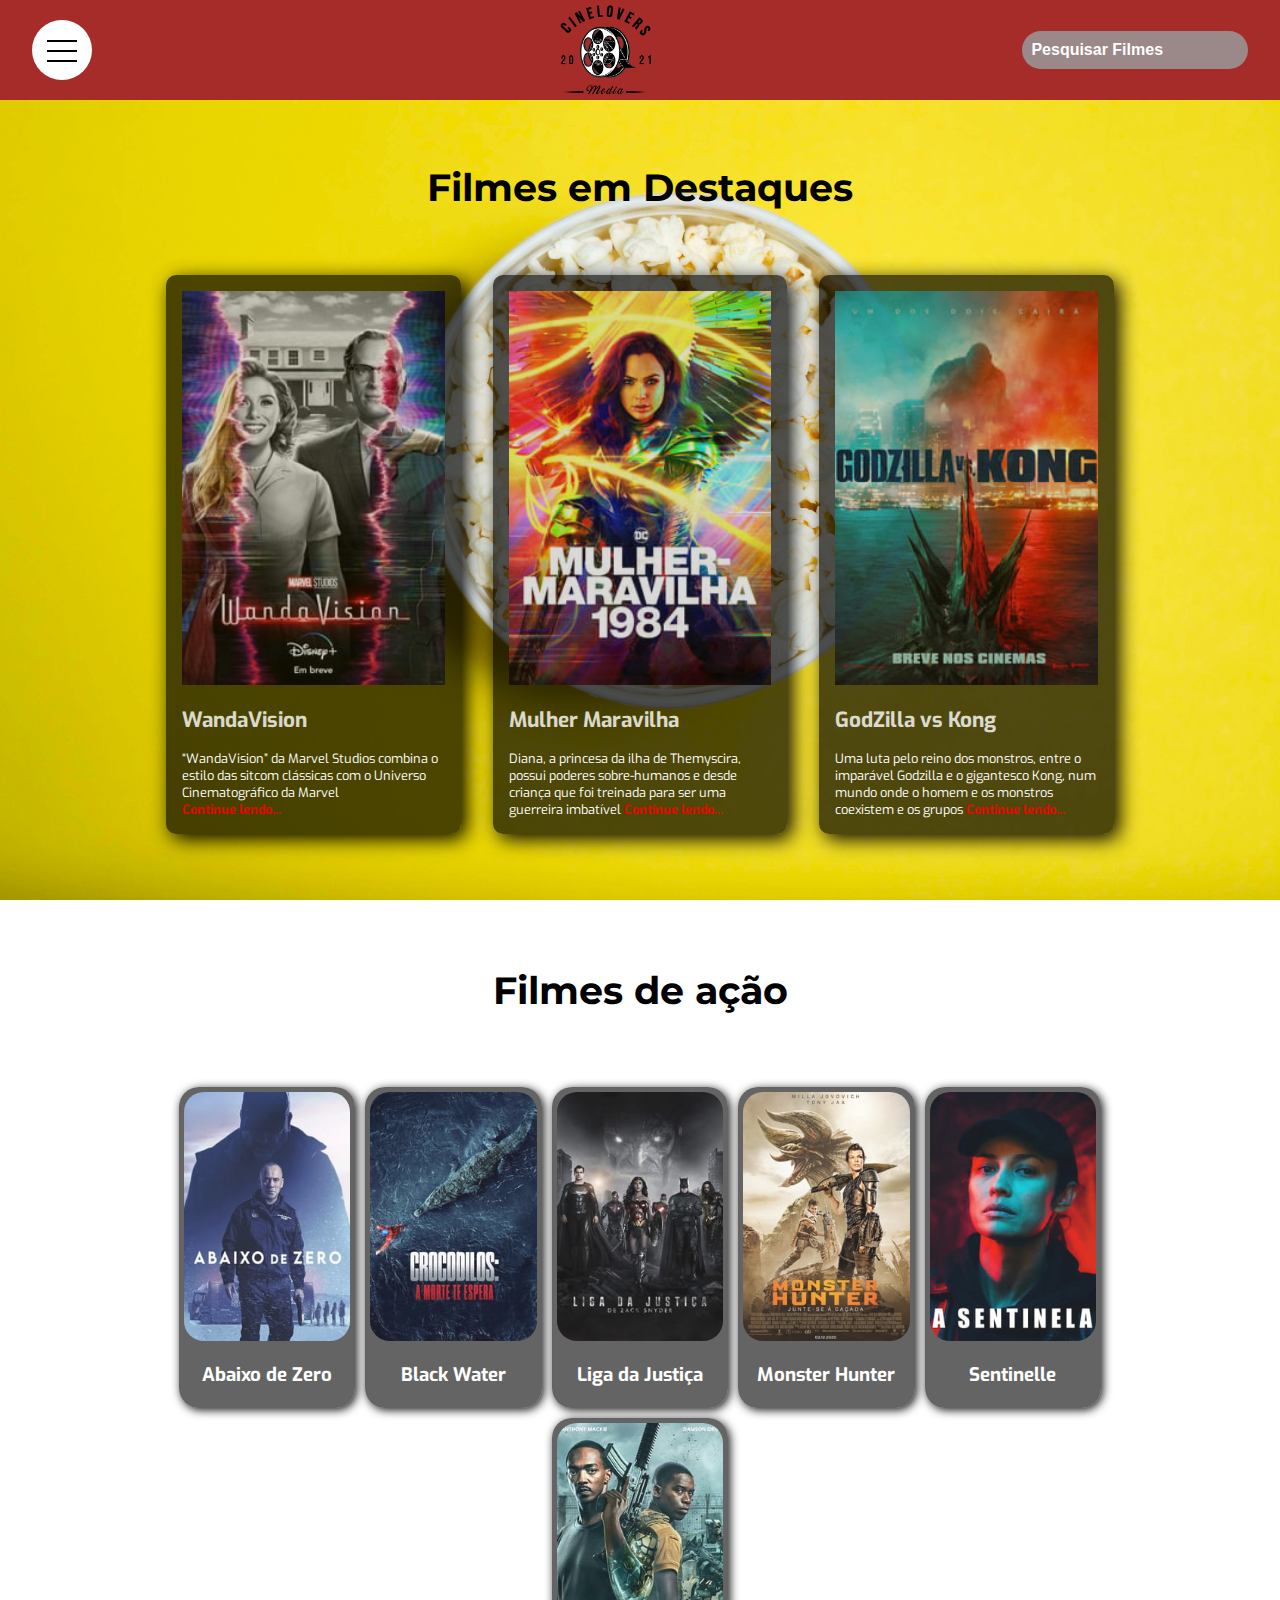
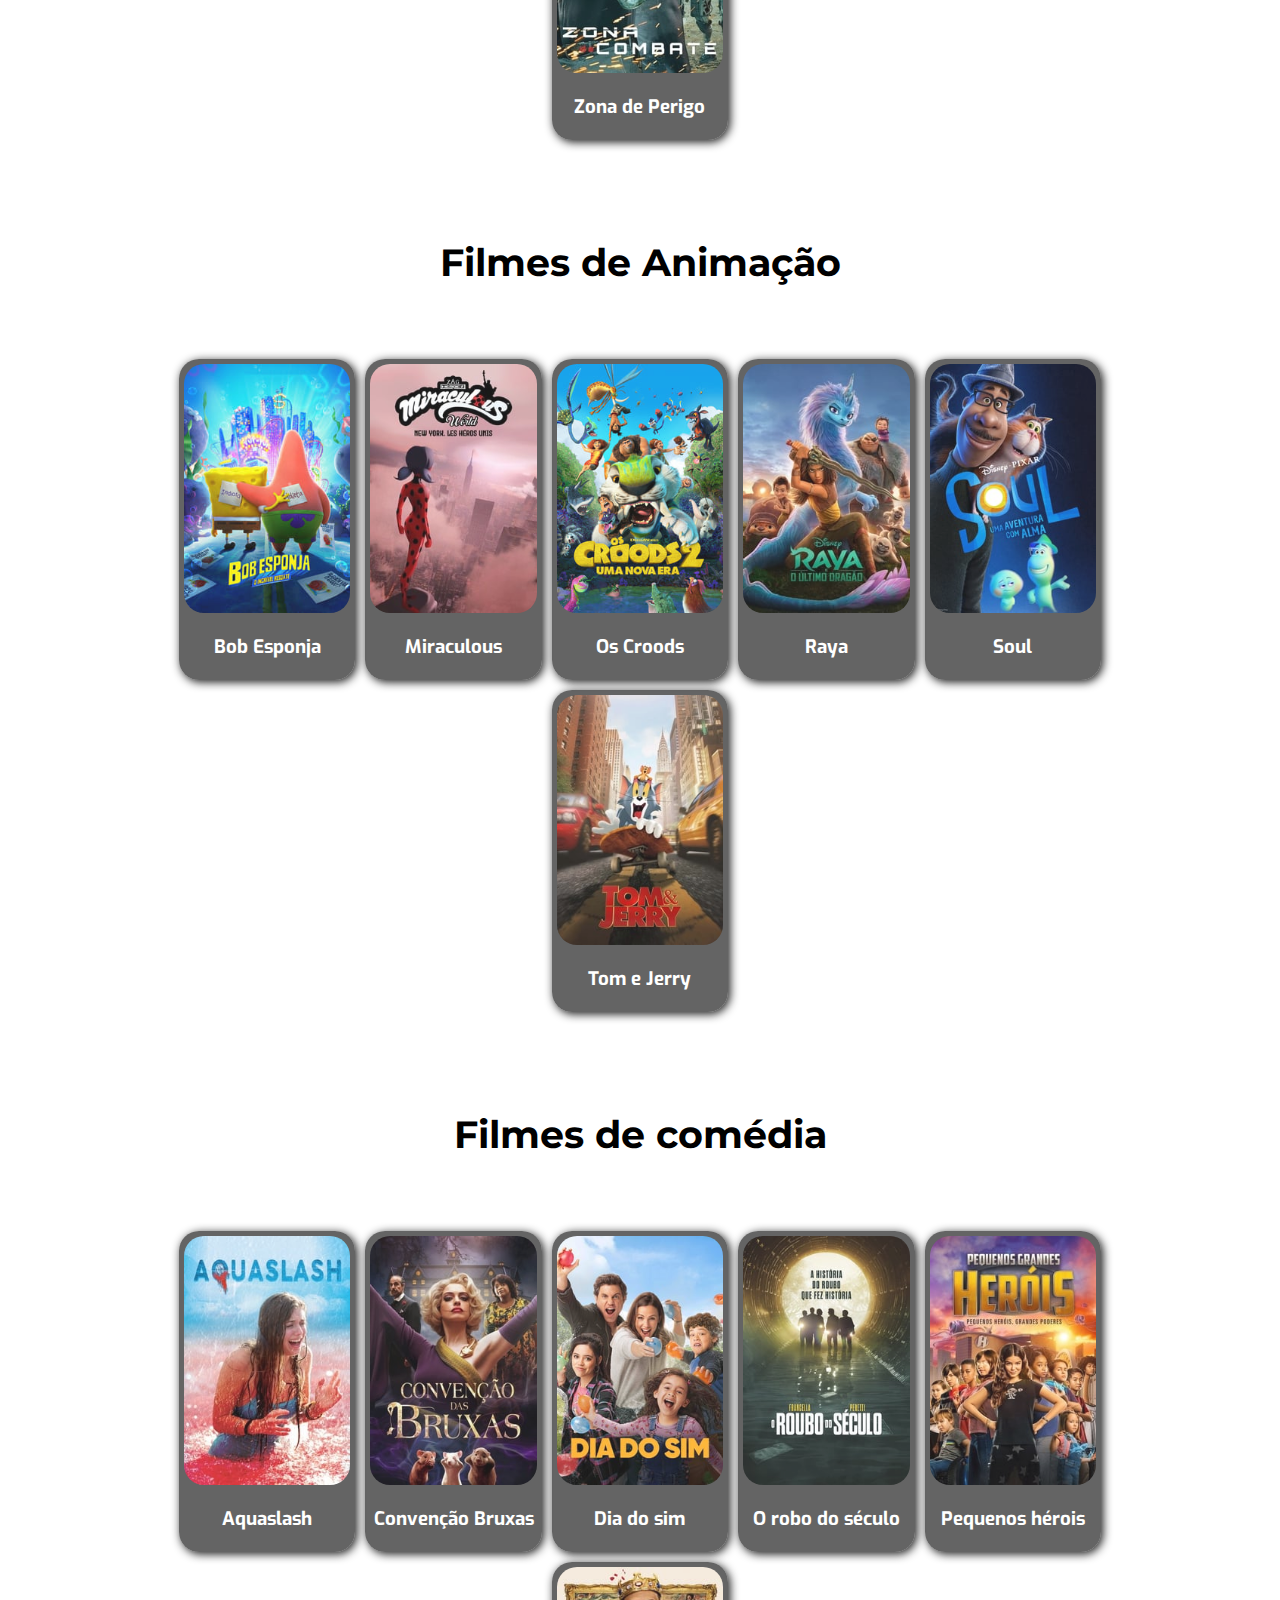
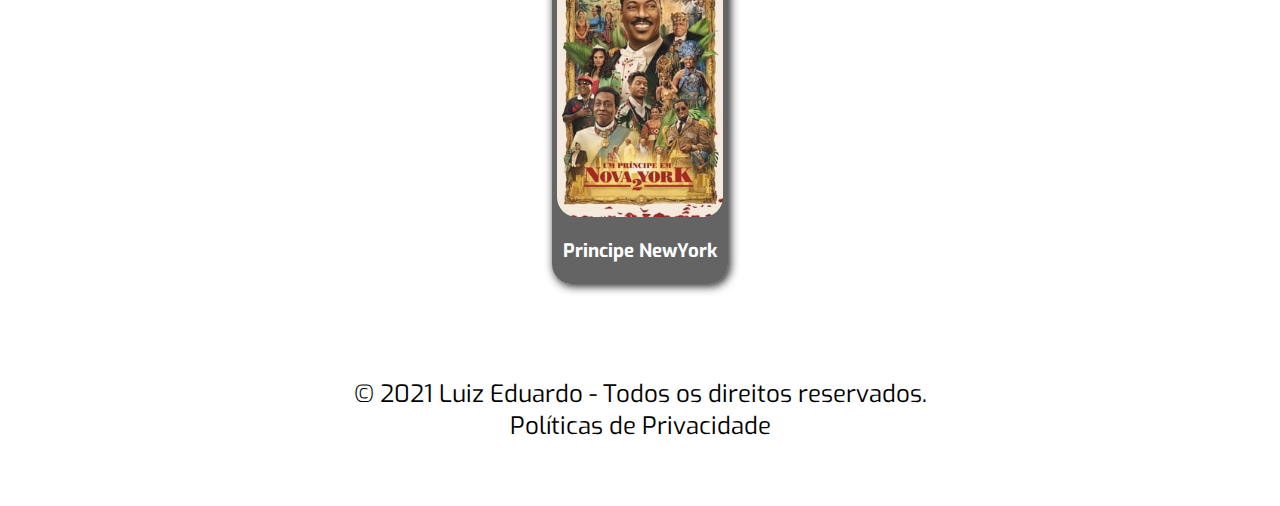
<file: index.html>
<!DOCTYPE html>
<html lang="pt-br">

<head>
    <meta charset="UTF-8">
    <meta http-equiv="X-UA-Compatible" content="IE=edge">
    <meta name="viewport" content="width=device-width, initial-scale=1.0">

    <!----------- SEO ----------->
    <title>CineLovers Media</title>

    <meta name="description" content="Information and recommendations for films and series.">

    <!----------- Favicon ----------->
    <link rel="shortcut icon" href="assets/img/global/favicon" type="image/x-icon">

    <!----------- Import Files CSS ----------->
    <link rel="stylesheet" href="./assets/css/styles.css">
    <link rel="stylesheet" href="./assets/css/reset.css">
    <link rel="stylesheet" href="./assets/css/responsive.css">

</head>
<body>
    <!-- --------------- HEADER ----------------->
    <header class="header">

        <nav class="nav">

            <!-- --------------- MENU HAMBURUGER ----------------->
            <input onclick="Modal.open()" id="menu" type="checkbox">

            <label for="menu">
                <div class="nav__menu">
                    <spam class="nav__menu__hamburguer"></spam>
                </div>
            </label>

            <!-- MODAL MENU -->
            <div class="nav__modal nav__modal__menu">
                <div class="nav__modal__open">

                    <img onclick="Modal.close()" src="assets/img/global/logo.png" alt="">
                    <ul>
                        <li><a onclick="Modal.close()" href="#">Inicio</a></li>
                        <li><a href="#">Filmes</a></li>
                        <li><a href="#">Séries</a></li>
                        <li><a href="#">Destaques</a></li>
                    </ul>

                </div>
            </div>

            <div class="header__logo">
                <a href="../index.html">
                    <img src="../assets/img/global/logo.png" alt="Logo NEWS">
                </a>
            </div>

            <input type="text" name="pesquisar" id="pesquisar" placeholder="Pesquisar Filmes">

        </nav>

    </header>

    <article>
        <!-- --------------- Emphasis Movies----------------->
        <section class="emphasis">

            <!----------- Emphasis----------->
            <h1 class="emphasis__title">
                Filmes em Destaques
            </h1>

            <div class="emphasis__container__card">

                <!----------- Emphasis card one ----------->
                <div class="emphasis__card">
                    <div class="card__content">
                        <p class="card__image">

                            <!----------- Image card ----------->
                            <a href="pages/details-wandavision.html">
                                <img src="assets/img/cards-films/wandavision.jpg" alt="">
                            </a>

                            <!----------- Title ----------->
                            <a href="pages/details-wandavision.html">
                                <h3 class="card__title">
                                    WandaVision
                                </h3>
                            </a>

                        <!----------- Description ----------->
                        <p class="card__description">“WandaVision” da Marvel Studios combina o estilo das sitcom
                            clássicas com o Universo Cinematográfico da Marvel <br>
                            <a class="card__link" href="pages/details-mulhermaravilha.html">Continue lendo...</a>
                        </p>
                    </div>
                </div>

                <!----------- Highlights card two ----------->
                <div class="emphasis__card">
                    <div class="card__content">
                        <p class="card__image">

                            <!----------- Image card ----------->
                            <a href="pages/details-mulhermaravilha.html">
                                <img src="assets/img//cards-films/mulher-maravilha.jpg" alt="Mulher Maravilha">
                            </a>

                            <!----------- Title ----------->
                            <a href="pages/details-mulhermaravilha.html">
                                <h3 class="card__title">
                                    Mulher Maravilha
                                </h3>
                            </a>

                        <!----------- Description ----------->
                        <p class="card__description">Diana, a princesa da ilha de Themyscira, possui poderes
                            sobre-humanos e desde criança que foi treinada para ser uma guerreira imbatível <a
                                class="card__link" href="pages/details-mulhermaravilha.html">Continue lendo...</a>
                        </p>
                    </div>
                </div>

                <!----------- Highlights card three ----------->
                <div class="emphasis__card">
                    <div class="card__content">
                        <p class="card__image">

                            <!----------- Image card ----------->
                            <a href="pages/details-godzillaKong.html">
                                <img src="assets/img/cards-films/godzilla-vs-kong.jpg" alt="">
                            </a>
                            <!----------- Title ----------->
                            <a href="pages/details-godzillaKong.html">
                                <h3 class="card__title">
                                    GodZilla vs Kong
                                </h3>
                            </a>

                        <!----------- Description ----------->
                        <p class="card__description">Uma luta pelo reino dos monstros, entre o imparável Godzilla e o
                            gigantesco Kong, num mundo onde o homem e os monstros coexistem e os grupos
                            <a class="card__link" href="pages/details-mulhermaravilha.html">Continue lendo...</a>
                        </p>
                    </div>
                </div>
            </div>
        </section>


        <section class="films__catalogo">

            <h2 class="emphasis__title">Filmes de ação</h3>

                <div class="card__category">

                    <div class="card__film">
                        <img src="assets/img/cards-films/action/abaixo-de-zero.jpg" alt="Abaixo de Zero">
                        <h3 class="card__title">Abaixo de Zero</h3>
                    </div>

                    <div class="card__film">
                        <img src="assets/img/cards-films/action/black-water.jpg" alt="Black Water">
                        <h3 class="card__title">Black Water</h3>
                    </div>

                    <div class="card__film">
                        <img src="assets/img/cards-films/action/liga-da-justica.jpg" alt="Liga da Justiça">
                        <h3 class="card__title">Liga da Justiça</h3>
                    </div>
                    <div class="card__film">
                        <img src="assets/img/cards-films/action/monster-hunter.jpg" alt="Monster Hunter">
                        <h3 class="card__title">Monster Hunter</h3>
                    </div>

                    <div class="card__film">
                        <img src="assets/img/cards-films/action/sentinelle.jpg" alt="Sentinelle">
                        <h3 class="card__title">Sentinelle</h3>
                    </div>

                    <div class="card__film">
                        <img src="assets/img/cards-films/action/zona-de-perigo.jpg" alt="Zona de perigo">
                        <h3 class="card__title">Zona de Perigo</h3>
                    </div>

                </div>

        </section>

        <section class="films__catalogo">

            <h2 class="emphasis__title">Filmes de Animação</h3>

                <div class="card__category">

                    <div class="card__film">
                        <img src="assets/img/cards-films/animation/bob-espoja.jpg" alt="Bob Esponja">
                        <h3 class="card__title">Bob Esponja</h3>
                    </div>

                    <div class="card__film">
                        <img src="assets/img/cards-films/animation/miraculous.jpg" alt="Miraculous">
                        <h3 class="card__title">Miraculous</h3>
                    </div>

                    <div class="card__film">
                        <img src="assets/img/cards-films/animation/os-croods.jpg" alt="Os Croods">
                        <h3 class="card__title">Os Croods</h3>
                    </div>
                    <div class="card__film">
                        <img src="assets/img/cards-films/animation/raya.jpg" alt="Raya">
                        <h3 class="card__title">Raya</h3>
                    </div>

                    <div class="card__film">
                        <img src="assets/img/cards-films/animation/soul.jpg" alt="Soul">
                        <h3 class="card__title">Soul</h3>
                    </div>

                    <div class="card__film">
                        <img src="assets/img/cards-films/animation/tom-and-jerry.jpg" alt="Tom e Jerry">
                        <h3 class="card__title">Tom e Jerry</h3>
                    </div>

                </div>

        </section>

        <section class="films__catalogo">

            <h2 class="emphasis__title">Filmes de comédia</h3>

                <div class="card__category">

                    <div class="card__film">
                        <img src="assets/img/cards-films/comedy/aquaslah.jpg" alt="Aquaslash">
                        <h3 class="card__title">Aquaslash</h3>
                    </div>

                    <div class="card__film">
                        <img src="assets/img/cards-films/comedy/convecao-das-bruxas.jpg" alt="Conveção das Bruxas">
                        <h3 class="card__title">Convenção Bruxas</h3>
                    </div>

                    <div class="card__film">
                        <img src="assets/img/cards-films/comedy/dia-do-sim.jpg" alt="Dia do sim">
                        <h3 class="card__title">Dia do sim</h3>
                    </div>
                    <div class="card__film">
                        <img src="assets/img/cards-films/comedy/o-robo-do-seculo.jpg" alt="O robo do século">
                        <h3 class="card__title">O robo do século</h3>
                    </div>

                    <div class="card__film">
                        <img src="assets/img/cards-films/comedy/pequenos-herois.jpg" alt="Pequenos hérois">
                        <h3 class="card__title">Pequenos hérois</h3>
                    </div>

                    <div class="card__film">
                        <img src="assets/img/cards-films/comedy/principe-newyork.jpg" alt="Um principe em Nova Iorque">
                        <h3 class="card__title">Principe NewYork<h3>
                    </div>

                </div>

        </section>

        <!-- --------------- Footer ----------------->
        <footer class="footer">
            <p>&copy; 2021 Luiz Eduardo - Todos os direitos reservados.</p>
            <p><a href="#">Políticas de Privacidade</a></p>
        </footer>
    </article>
    <script src="scripts/script.js"></script>
</body>
</html>
</file>
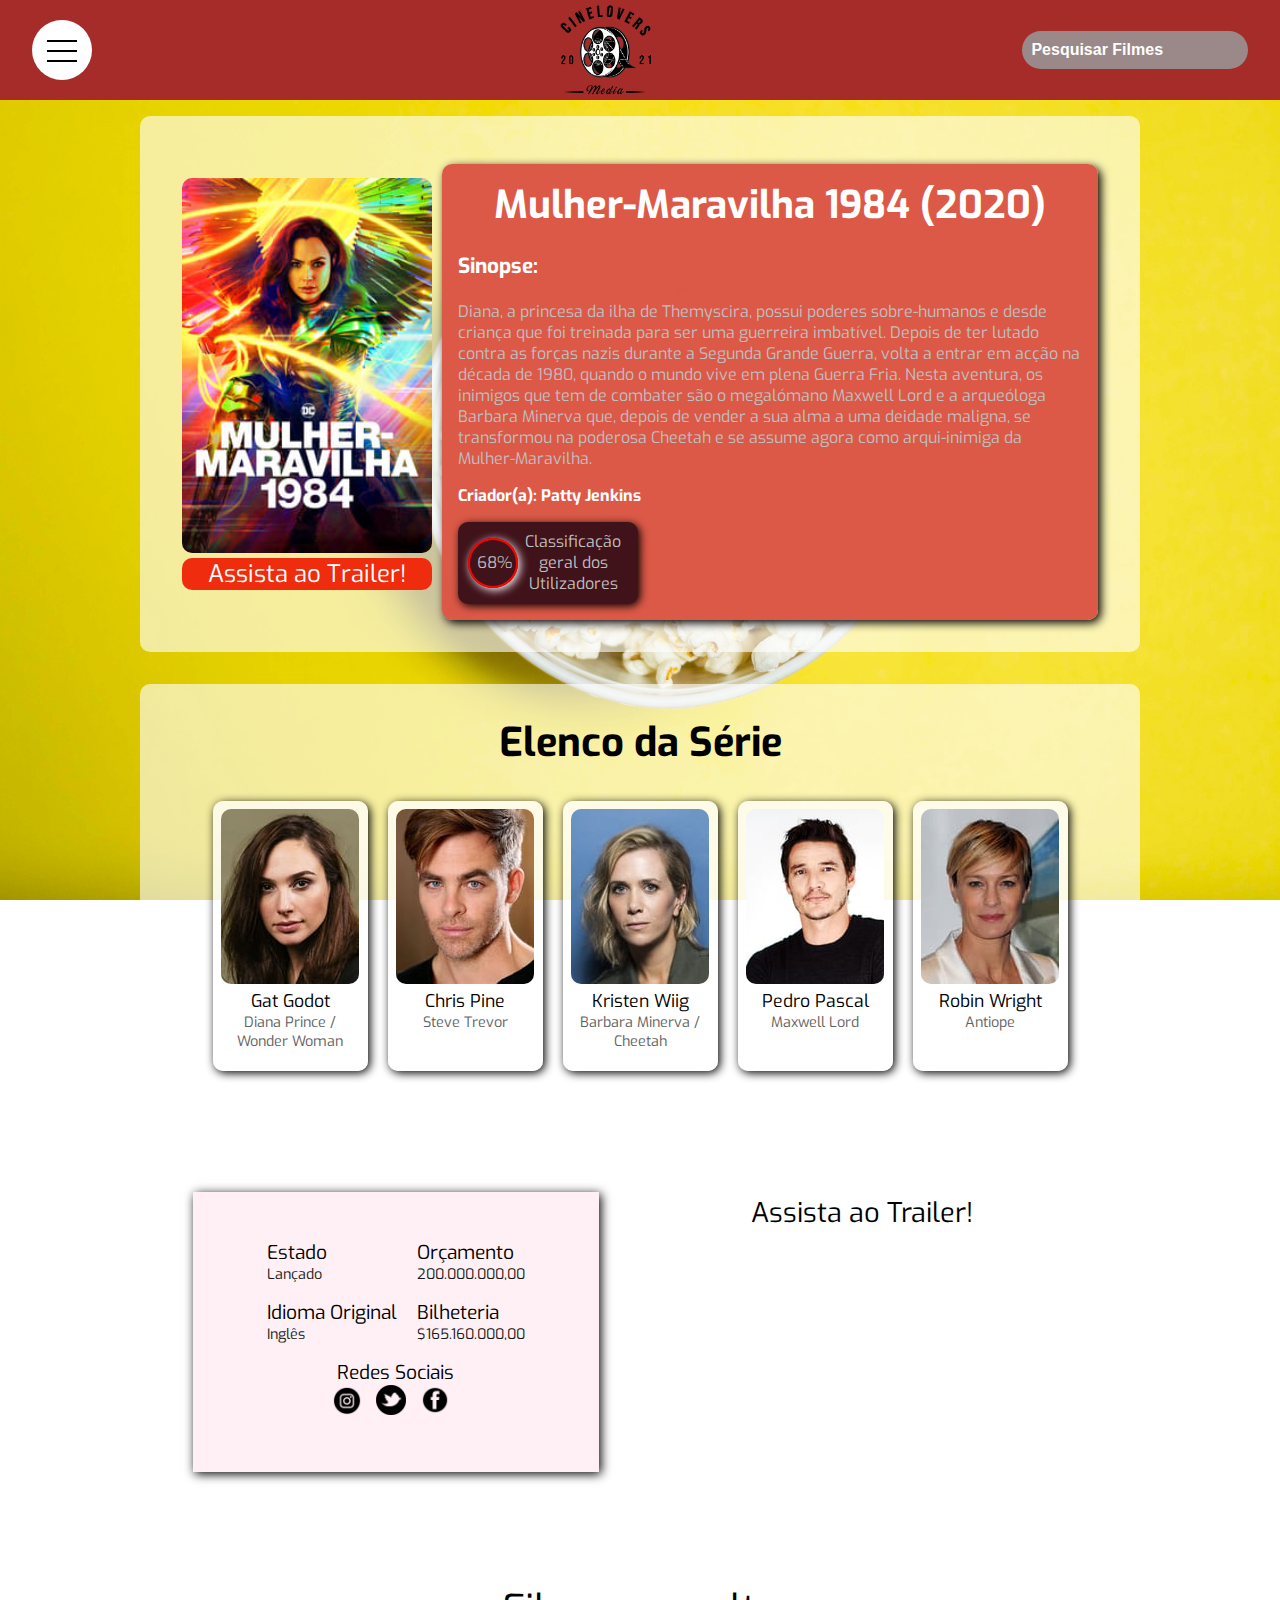
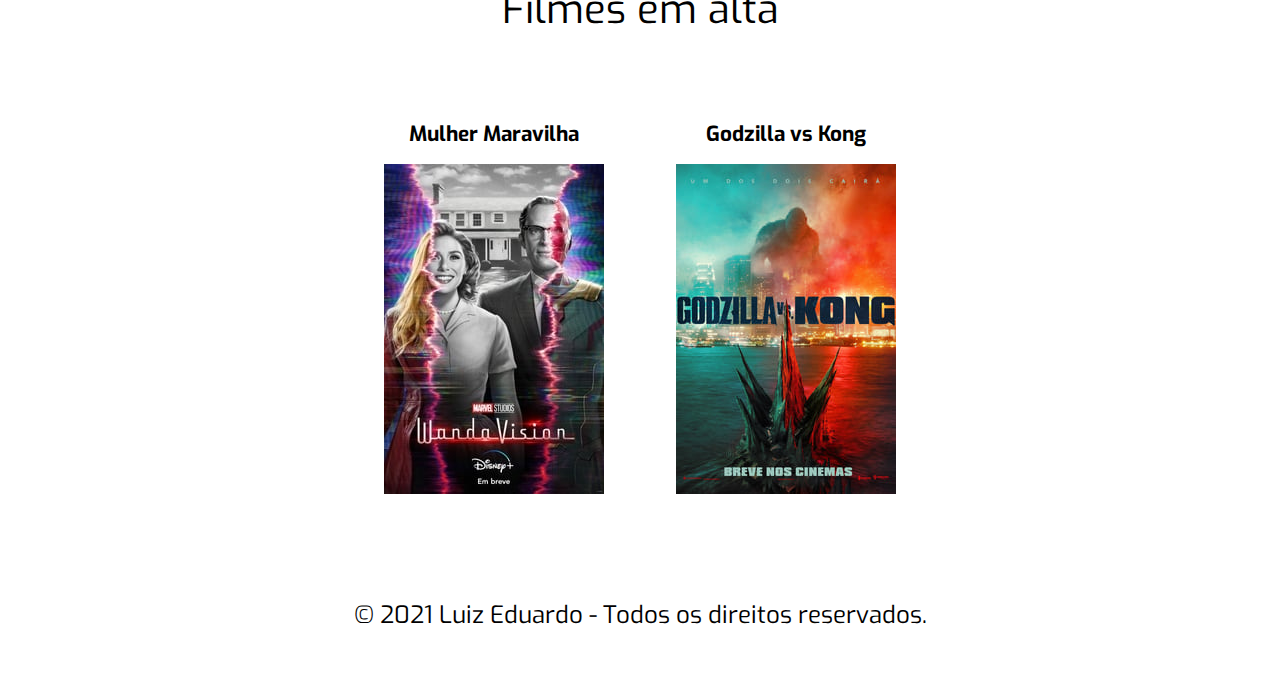
<file: pages/details-mulhermaravilha.html>
<!DOCTYPE html>
<html lang="pt-br">
<head>
    <meta charset="UTF-8">
    <meta http-equiv="X-UA-Compatible" content="IE=edge">
    <meta name="viewport" content="width=device-width, initial-scale=1.0">
    <!----------- SEO ----------->
    <title>CineLovers Mulher Maravilha</title>

    <meta name="description" content="Information and recommendations for films and series.">

    <!----------- Favicon ----------->
    <link rel="shortcut icon" href="../assets/img/global/favicon" type="image/x-icon">

    <!----------- Import Files CSS ----------->
    <link rel="stylesheet" href="../assets/css/styles.css">
    <link rel="stylesheet" href="../assets/css/reset.css">
    <link rel="stylesheet" href="../assets/css/pages.css">
    <link rel="stylesheet" href="../assets/css/responsive.css">
</head>

<body>
    <!-- --------------- HEADER ----------------->
    <header class="header">

        <nav class="nav">

            <!-- --------------- MENU HAMBURUGER ----------------->
            <input onclick="Modal.open()" id="menu" type="checkbox">

            <label for="menu">
                <div class="nav__menu">
                    <spam class="nav__menu__hamburguer"></spam>
                </div>
            </label>

            <!-- MODAL MENU -->
            <div class="nav__modal nav__modal__menu">
                <div class="nav__modal__open">

                    <img onclick="Modal.close()" src="../assets/img/global/logo.png" alt="">
                    <ul>
                        <li><a onclick="Modal.close()" href="../index.html">Inicio</a></li>
                        <li><a href="#">Filmes</a></li>
                        <li><a href="#">Séries</a></li>
                        <li><a href="#">Destaques</a></li>
                    </ul>

                </div>
            </div>

            <div class="header__logo">
                <a href="../index.html">
                    <img src="../assets/img/global/logo.png" alt="Logo NEWS">
                </a>
            </div>

            <input type="text" name="pesquisar" id="pesquisar" placeholder="Pesquisar Filmes">

        </nav>

    </header>

    <article>
        <!-- --------------- Details movie Mulher Maravilha----------------->
        <section>
            <div class="film">
                <div class="film__image">
                    <img src="../assets/img/cards-films/mulher-maravilha.jpg" alt="Mulher Maravilha">
                    
                    <a class="film__trailer" href="#trailer">
                        Assista ao Trailer!
                    </a>

                </div>

                <div class="film__description">
                    
                    <h1 class="film__title">
                        Mulher-Maravilha 1984 (2020)
                    </h1>

                    <p class="film__sinopse">
                        Sinopse:
                    </p>

                    <p>
                        Diana, a princesa da ilha de Themyscira, possui poderes sobre-humanos e desde criança que foi treinada para ser uma guerreira imbatível. Depois de ter lutado contra as forças nazis durante a Segunda Grande Guerra, volta a entrar em acção na década de 1980, quando o mundo vive em plena Guerra Fria. Nesta aventura, os inimigos que tem de combater são o megalómano Maxwell Lord e a arqueóloga Barbara Minerva que, depois de vender a sua alma a uma deidade maligna, se transformou na poderosa Cheetah e se assume agora como arqui-inimiga da Mulher-Maravilha.
                    </p>

                    <p class="film__creator">
                        Criador(a): Patty Jenkins
                    </p>

                    <div class="film__content__classificao">
                        <p class="film__classificacao">
                            68%
                        </p>

                        <p class="film__classificacao__text">
                            Classificação geral dos Utilizadores
                        </p>
                    </div>
                </div>
            </div>
        </section>

        <!-- --------------- Cast Movies ----------------->
        <section class="actors">

            <h2 class="actors__title">
                Elenco da Série
            </h2>

            <div class="actors__content">
                <!-- --------------- Actor one ----------------->
                <div class="actors__description">               
                    <img src="../assets/img/actors/mulher-maravilha/gat-gadot.jpg" alt="Atriz Gat Godot">

                    <p class="actors__name">
                        Gat Godot
                    </p>

                    <p class="actors__paper">
                        Diana Prince / Wonder Woman
                    </p>

                </div>

                <!-- --------------- Actor two ----------------->
                <div class="actors__description">               
                    <img src="../assets/img/actors/mulher-maravilha/chris-pine.jpg" alt="Ator Chris Pine">

                    <p class="actors__name">
                        Chris Pine
                    </p>

                    <p class="actors__paper">
                        Steve Trevor
                    </p>
                </div>

                <!-- --------------- Actor three ----------------->
                <div class="actors__description">               
                    <img src="../assets/img/actors/mulher-maravilha/kristen-wiig.jpg" alt="Atriz Kristen Wiig">

                    <p class="actors__name">
                        Kristen Wiig
                    </p>

                    <p class="actors__paper">
                        Barbara Minerva / Cheetah
                    </p>
                </div>

                <!-- --------------- Actor four ----------------->
                <div class="actors__description">               
                    <img src="../assets/img/actors/mulher-maravilha/padro-pascal.jpg" alt="Ator Pedro Pascal">

                    <p class="actors__name">
                        Pedro Pascal
                    </p>

                    <p class="actors__paper"
                    >Maxwell Lord
                </p>
                </div>

                <!-- --------------- Actor five ----------------->
                <div class="actors__description">               
                    <img src="../assets/img/actors/mulher-maravilha/robin-wright.jpg" alt="Atriz Robin Wright">

                    <p class="actors__name">
                        Robin Wright
                    </p>

                    <p class="actors__paper"
                    >Antiope
                </p>
                </div>
            </div>
        </section>

        <!-- --------------- Some information from the film ----------------->
        <section class="details">
            <div class="details__film">
                <div class="details__info">

                    <div>
                        <p class="details__title">Estado</p>
                        <p class="details__description">Lançado</p>
                        <p class="details__title">Idioma Original</p>
                        <p class="details__description">Inglês</p>
                    </div>

                    <div>
                        <p class="details__title">Orçamento</p>
                        <p class="details__description">200.000.000,00</p>
                        <p class="details__title">Bilheteria</p>
                        <p class="details__description">$165.160.000,00</p>
                    </div>
                </div>

                <!---- Midia social ---->
                <div class="details__social">

                    <p class="details__title">Redes Sociais</p>
                    
                    <!---- Instagram Icon ---->
                    <a class="details__icons" title="Visitar instagram" href="#" target="_blank">
                        <img src="../assets/img/global/instagram.webp" alt="">
                    </a>
                    
                    <!---- Twitter Icon ---->
                    <a class="details__icons" title="Visitar Twitter" href="#" target="_blank">
                        <img src="../assets/img/global/twitter.png" alt="">
                    </a>

                     <!---- Facebook Icon ---->
                    <a class="details__icons" title="Visitar Facebook" href="#" target="_blank">
                        <img src="../assets/img/global/facebook.png" alt="">
                    </a>
                </div>
            </div>

            <!---- Trailer movie ---->
            <div class="trailer">

                <p id="trailer" class="trailer__title">
                    Assista ao Trailer!
                </p>

                <!---- Video YouTube ---->
                <iframe width="450" height="250" src="https://www.youtube.com/embed/bkts8Tn9hgU"
                    title="YouTube video player" frameborder="0"
                    allow="accelerometer; autoplay; clipboard-write; encrypted-media; gyroscope; picture-in-picture"
                    allowfullscreen>
                </iframe>
            </div>
        </section>

        <!-- --------------- Movie recommendations ----------------->
        <section class="recommendation">

            <p class="recommendation__title">
                Filmes em alta
            </p>

            <div class="recommendation__card">
                <div class="recommendation__card__content">
                    <p class="card__title"
                    >Mulher Maravilha
                </p>

                    <a href="details-wandavision.html">
                        <img src="../assets/img/cards-films/wandavision.jpg"
                    alt="Filme WandaVision">
                </a>
                </div>

                <div class="recommendation__card__content">
                    <p class="card__title">
                        Godzilla vs Kong
                    </p>
                    
                    <a href="details-godzillaKong.html">
                        <img src="../assets/img/cards-films/godzilla-vs-kong.jpg"
                    alt="Filme Godzilla vs King kong">
                </a>
                </div>
            </div>
        </section>
    </article>

    <!-- --------------- Footer ----------------->
    <footer>
        <p class="footer">&copy; 2021 Luiz Eduardo - Todos os direitos reservados.</p>
    </footer>
    
    <script src="../scripts/script.js"></script>
</body>
</html>
</file>
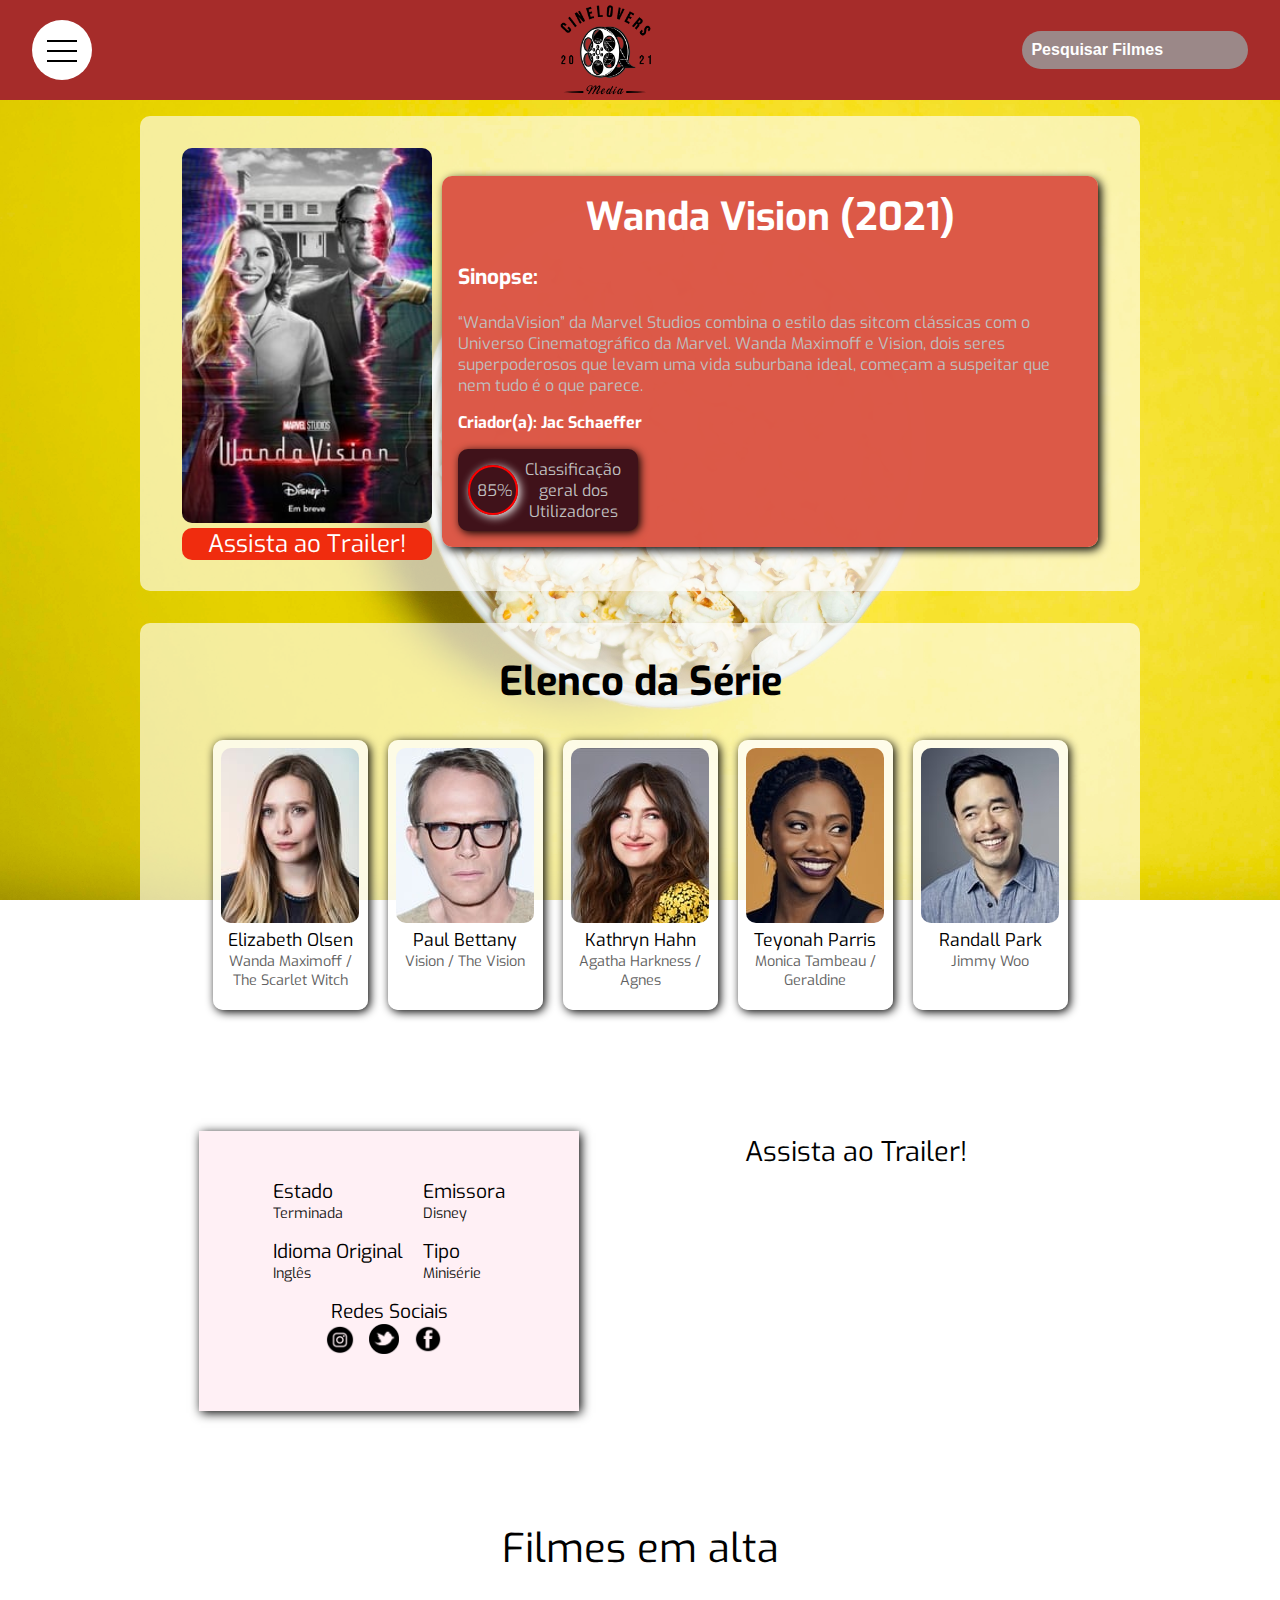
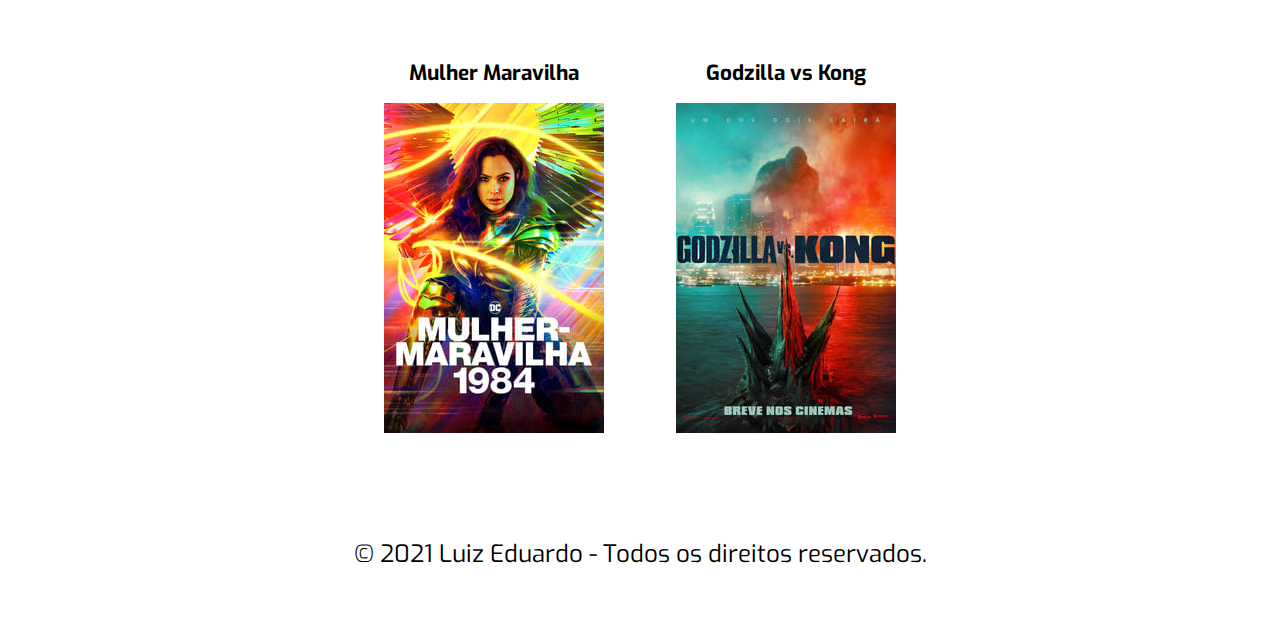
<file: pages/details-wandavision.html>
<!DOCTYPE html>
<html lang="pt-br">

<head>
    <meta charset="UTF-8">
    <meta http-equiv="X-UA-Compatible" content="IE=edge">
    <meta name="viewport" content="width=device-width, initial-scale=1.0">
    <!----------- SEO ----------->
    <title>CineLovers WandaVision</title>

    <meta name="description" content="Information and recommendations for films and series.">

    <!----------- Favicon ----------->
    <link rel="shortcut icon" href="../assets/img/global/favicon" type="image/x-icon">

    <!----------- Import Files CSS ----------->
    <link rel="stylesheet" href="../assets/css/styles.css">
    <link rel="stylesheet" href="../assets/css/reset.css">
    <link rel="stylesheet" href="../assets/css/pages.css">
    <link rel="stylesheet" href="../assets/css/responsive.css">
</head>

<body>
    <!-- --------------- HEADER ----------------->
    <header class="header">

        <nav class="nav">

            <!-- --------------- MENU HAMBURUGER ----------------->
            <input onclick="Modal.open()" id="menu" type="checkbox">

            <label for="menu">
                <div class="nav__menu">
                    <spam class="nav__menu__hamburguer"></spam>
                </div>
            </label>

            <!-- MODAL MENU -->
            <div class="nav__modal nav__modal__menu">
                <div class="nav__modal__open">

                    <img onclick="Modal.close()" src="../assets/img/global/logo.png" alt="">
                    <ul>
                        <li><a onclick="Modal.close()" href="../index.html">Inicio</a></li>
                        <li><a href="#">Filmes</a></li>
                        <li><a href="#">Séries</a></li>
                        <li><a href="#">Destaques</a></li>
                    </ul>

                </div>
            </div>

            <div class="header__logo">
                <a href="../index.html">
                    <img src="../assets/img/global/logo.png" alt="Logo NEWS">
                </a>
            </div>

            <input type="text" name="pesquisar" id="pesquisar" placeholder="Pesquisar Filmes">

        </nav>

    </header>

    <article>
        <!-- --------------- Details movie WandaVision----------------->
        <section>
            <div class="film">
                <div class="film__image">
                    <img src="../assets/img/cards-films/wandavision.jpg" alt="Filme WandaVision">

                    <a class="film__trailer" href="#trailer">
                        Assista ao Trailer!
                    </a>
                </div>

                <div class="film__description">

                    <h1 class="film__title">
                        Wanda Vision (2021)
                    </h1>

                    <p class="film__sinopse">
                        Sinopse:
                    </p>

                    <p>
                        “WandaVision” da Marvel Studios combina o estilo das sitcom
                        clássicas
                        com o Universo Cinematográfico da Marvel. Wanda Maximoff e Vision, dois seres superpoderosos
                        que
                        levam uma vida suburbana ideal, começam a suspeitar que nem tudo é o que parece.
                    </p>

                    <p class="film__creator">
                        Criador(a): Jac Schaeffer
                    </p>

                    <div class="film__content__classificao">
                        <p class="film__classificacao">
                            85%
                        </p>

                        <p class="film__classificacao__text">
                            Classificação geral dos Utilizadores
                        </p>
                    </div>
                </div>
            </div>
        </section>

        <!-- --------------- Cast Movies ----------------->
        <section class="actors">

            <h2 class="actors__title">
                Elenco da Série
            </h2>

            <div class="actors__content">
                <!-- --------------- Actor one ----------------->
                <div class="actors__description">
                    <img src="../assets/img/actors/wandavision/elizabeth-olsen.jpg" alt="Atriz Elizabeth Olsen">

                    <p class="actors__name">
                        Elizabeth Olsen
                    </p>

                    <p class="actors__paper">
                        Wanda Maximoff / The Scarlet Witch
                    </p>
                </div>

                <!-- --------------- Actor two----------------->
                <div class="actors__description">
                    <img src="../assets/img/actors/wandavision/paul-bettany.jpg" alt="Ator Paul Bettany">

                    <p class="actors__name">
                        Paul Bettany
                    </p>

                    <p class="actors__paper">
                        Vision / The Vision
                    </p>
                </div>

                <!-- --------------- Actor three----------------->
                <div class="actors__description">
                    <img src="../assets/img/actors//wandavision/kathryn-hahn.jpg" alt="Atriz Kathryn Hahn">

                    <p class="actors__name">
                        Kathryn Hahn
                    </p>

                    <p class="actors__paper">
                        Agatha Harkness / Agnes
                    </p>
                </div>

                <!-- --------------- Actor four ----------------->
                <div class="actors__description">
                    <img src="../assets/img/actors//wandavision/teyonah-parris.jpg" alt="Atriz Teyonah Parris">

                    <p class="actors__name">
                        Teyonah Parris
                    </p>

                    <p class="actors__paper">
                        Monica Tambeau / Geraldine
                    </p>
                </div>

                <!-- --------------- Actor five ----------------->
                <div class="actors__description">
                    <img src="../assets/img/actors/wandavision/randall-park.jpg" alt="Ator Randall Park">

                    <p class="actors__name">
                        Randall Park
                    </p>

                    <p class="actors__paper">
                        Jimmy Woo
                    </p>
                </div>
            </div>
        </section>

        <!-- --------------- Some information from the film ----------------->
        <section class="details">
            <div class="details__film">
                <div class="details__info">

                    <div>
                        <p class="details__title">Estado</p>
                        <p class="details__description">Terminada</p>
                        <p class="details__title">Idioma Original</p>
                        <p class="details__description">Inglês</p>
                    </div>

                    <div>
                        <p class="details__title">Emissora</p>
                        <p class="details__description">Disney</p>
                        <p class="details__title">Tipo</p>
                        <p class="details__description">Minisérie</p>
                    </div>
                </div>

                <!---- Midia social ---->
                <div class="details__social">

                    <p class="details__title">Redes Sociais</p>

                    <!---- Instagram Icon ---->
                    <a class="details__icons" title="Visitar instagram" href="#" target="_blank">
                        <img src="../assets/img/global/instagram.webp" alt="">
                    </a>

                    <!---- Twitter Icon ---->
                    <a class="details__icons" title="Visitar Twitter" href="#" target="_blank">
                        <img src="../assets/img/global/twitter.png" alt="">
                    </a>

                    <!---- Facebook Icon ---->
                    <a class="details__icons" title="Visitar Facebook" href="#" target="_blank">
                        <img src="../assets/img/global/facebook.png" alt="">
                    </a>
                </div>
            </div>

            <!---- Trailer movie ---->
            <div id="trailer" class="trailer">

                <p class="trailer__title">
                    Assista ao Trailer!
                </p>

                <!---- Video YouTube ---->
                <iframe width="450" height="250" src="https://www.youtube.com/embed/qdDr9eH_PmY"
                    title="YouTube video player" frameborder="0"
                    allow="accelerometer; autoplay; clipboard-write; encrypted-media; gyroscope; picture-in-picture"
                    allowfullscreen>
                </iframe>
            </div>
        </section>

        <!-- --------------- Movie recommendations ----------------->
        <section class="recommendation">

            <p class="recommendation__title">
                Filmes em alta
            </p>

            <div class="recommendation__card">
                <div class="recommendation__card__content">
                    <p class="card__title">
                        Mulher Maravilha
                    </p>

                    <a href="details-mulhermaravilha.html">
                        <img src="../assets/img/cards-films/mulher-maravilha.jpg" alt="Filmes mulher maravilha">
                    </a>
                </div>

                <div class="recommendation__card__content">
                    <p class="card__title"
                    >Godzilla vs Kong
                </p>

                <a href="details-godzillaKong.html">
                    <img src="../assets/img/cards-films/godzilla-vs-kong.jpg" alt="Filme Godzilla vs King Kong">
                </a>
                </div>
            </div>
        </section>
    </article>

    <!-- --------------- Footer ----------------->
    <footer class="footer">
        <p>&copy; 2021 Luiz Eduardo - Todos os direitos reservados.</p>
    
    </footer>

    <script src="../scripts/script.js"></script>
</body>
</html>
</file>
<file: assets/css/styles.css>
/*================= Import Fonts (Goolefonts)=================*/
@import url('https://fonts.googleapis.com/css2?family=Exo:ital,wght@0,500;1,700&family=Montserrat:wght@600&display=swap');

/*================= Import CSS files Responsiveness =================*/
@import url('header.css');
@import url('footer.css');

/*================= Variables Collors =================*/
:root {
    --cards__background: #ffffff9d;
}

/* 
    Order of attributes

    .selector {
        Positioning (Position)

        Display & Box Model (Display)

        Color (Color/Background)

        Text (Font-size)

        Orthers (Transition)
*/

html {
    font-family: 'Exo', sans-serif;
}

body {
    background:url(../img/global/bg.jpg) center center fixed; 
    background-size: cover;
}

/*================= Top 3 films Emphasis =================*/
.emphasis {
    margin: 4rem 0;
}
.emphasis__title {
    margin: 3rem;

    font: normal bold 2.4em 'Montserrat', Arial, Helvetica, sans-serif;
    text-align: center;
}

.emphasis__container__card {
    display: flex;
    justify-content: center;
    flex-wrap: wrap;
    margin: 1rem 0;
}


.emphasis__card {
    width: 23%;
    min-width: 200px;
    max-width: 300px;
    margin: 1rem 1rem;
    box-shadow: 5px 5px 20px black;

    border-radius: 10px;
    background-color: rgba(0, 0, 0, 0.678);
    color: white;
}


.emphasis__card:nth-child(1) {
    animation: AnimationLeftToRight 1s 1s 1;
}
.emphasis__card:nth-child(2) {
    animation: AnimationDownToUp 1s 1s 1;
}
.emphasis__card:nth-child(3) {
    animation: AnimationRightToLeft 1s 1s 1;
}

/*================= Content inside the card =================*/
.card__content {
    width: 100%;
    padding: 1rem;

    overflow: hidden;
}

.card__content a {
    color: white;
    opacity: 0.8;
}

.card__content a:hover {
    opacity: 1;
}

.card__image img {
    width: 100%;
}

.card__image {
    text-align: center;
}

.card__title {
    margin:1rem 0 ;

    font-size: 1.3em;
    font-weight: 700;

    color: white;
}

.card__description {
    
    font-size: 0.8em;
}

.card__content .card__link {
    color: red;
    font-weight: bold;
}

/*================= Action category =================*/
.films__catalogo {
    margin: 1rem auto;
    padding: 5px;
    max-width: 1000px;
    
    background-color: var(--cards__background);
}

/*================= Container genre =================*/
.card__category {
    display: flex;
    flex-wrap: wrap;
    justify-content: center;
    
    padding: 20px;
}

/*================= Films =================*/
.card__film {
    margin: 5px ;
    padding: 5px;
    border-radius: 20px;
    box-shadow: 2px 2px 10px black;

    background: rgba(0, 0, 0, 0.671);
    color: white;
    
    font-size: 0.9em;

    opacity: 0.9;
    text-align: center;
}

.card__film:hover {
    background: rgba(0, 0, 0, 0.800);
    
    opacity: 1;
    transition: 0.25s;
}

.card__film img {
    border-radius: 20px;
}

.card__film img {
    width: 13vw;
    min-width: 110px;
    max-width: 200px;
}

/*================= Animations card initial index.html=================*/
@keyframes AnimationLeftToRight{
    0%{
        transform: translate(-100vw)
    }
        
    100%{
        transform: translate(0)
    }
}

@keyframes AnimationRightToLeft{
    0%{
        transform: translate(100vw)
    }
        
    100%{
        transform: translate(0)
    }
}

@keyframes AnimationDownToUp{
    0%{
        transform: translateY(100vh)
    }
        
    100%{
        transform: translate(0)
    }
}
</file>
<file: assets/css/responsive.css>
@media only screen and (max-width: 768px) {
    /*================= HEADER =================*/
    .nav__menu:hover {
        
    }

    .nav {
        display: flex;
        justify-content: space-between;
    }

    .header__logo img {
        display: none;
    }
    .nav__menu {
        width: 40px;
        height: 40px;
        top: -2rem;
    }

    .nav__menu__hamburguer {
        top: 20px;
        left: 8px;
    }

    .nav__menu__hamburguer {
        height: 2px;
        width: 25px;
    }

    .header__logo img {
        width: 80px;
    }

    #pesquisar{
        padding: 0.6rem;
        width: 130px;
        font-size: 0.8rem;
    } 

    /*================= CARDS =================*/
    .card__title {
        font-size: 0.9em;
    }
    
    /*================= ACTORS =================*/
    
    .actors__description {
        width: 130px;
    }

    .actors__description img {
        width: 115px;
    }

    /*================= DESCRIPTION MOVIE =================*/
    .film__title {
        font-size: 1.5em;
    }

    .film__description {
        width: 100%;
    }

    .actors, .film {
        padding: 0.5rem;
    }

    /*================= DETAIL =================*/
    .details__film {
        width: 95%;
        max-width: 300px;
        padding: 2rem 2rem;
        margin: 1rem;
    }

    .trailer iframe {
        width: 100%;
    }

    /*================= RECOMMENDATION=================*/
    .recommendation {
        width: 100%;
    }
    
    .recommendation__card__content {
        margin: 0rem;
    }
    /*================= FOOTER =================*/
    .footer {
        font-size: 1em;
    }
}
</file>
<file: assets/css/pages.css>
/*================= Container film description =================*/
.film {
    display: flex;
    flex-wrap: wrap;
    justify-content: center;
    align-items: center;

    margin: 1rem auto;
    padding: 2rem;
    max-width: 1000px;
    border-radius: 10px;

    background-color: #ffffff9d;

    animation: AnimationLeftToRight 1s 1s 1;
}

.film__image {
    width: 250px;
    height: 390px;
    margin-right: 10px;
    margin-bottom: 1.3rem;
}

    .film__image img {
        width: 250px;
        border-radius: 10px;
    }

.film__trailer {
    display: flex;
    justify-content: center;

    margin-bottom: 2rem;
    border-radius: 10px;
   
    background-color: #F02C0E;
    color: white;

    font-size: 1.5em;
}

    .film__trailer:hover {
        background-color: white;
        color: red;
    }

.film__description {
    margin-top: 1rem;
    padding: 1rem;
    width: 70%;
    border-radius: 10px;

    background-color:#db5645fb;
    color: #BFBFBF;

    box-shadow: 3px 3px 10px black;    
}

.film__title {
    font-size: 2.4em;
    color: white;
    text-align: center;
}

.film__sinopse {
    margin: 1em 0;

    color: white;

    font-weight: bold;
    font-size: 1.3em;
}

.film__creator {
    margin: 1rem 0;

    color: white;

    font-weight: bold;
}

.film__content__classificao {
    display: flex;
    justify-content: center;
    align-items: center;

    margin-top: 10px;
    padding: 0 10px;
    width: 130px;
    min-width: 180px;
    border-radius: 10px;

    background-color: #40121A;

    box-shadow: 2px 2px 8px black;
}

.film__classificacao {
    margin: 1rem auto;
    padding: 0.8rem 0.4rem;
    width: 50px;
    height: 50px;
    border-radius: 50%;
    border: 2px solid red;
    
    box-shadow: 2px 2px 10px white;
}

.film__classificacao__text {
    text-align: center;
}

/*================= Container actors info. =================*/
.actors {
    margin: 2rem auto;
    padding: 2rem;
    max-width: 1000px;
    border-radius: 10px;
    
    background-color: #ffffff9d;
    
    animation: AnimationRightToLeft 1s 1s 1;
}

.actors__title {
    margin-bottom: 1.4rem;

    text-align: center;
    font-size: 2.5em;
}

.actors__content {
    display: flex;
    flex-wrap: wrap;
    justify-content: center;
    align-items: center;
}

.actors__description {
    margin: 10px;
    padding: 0.5rem;
    border-radius: 10px;
    width: 155px;
    height: 270px;
    box-shadow: 2px 2px 10px;

    background-color: #ffffffbb;
}

    .actors__description img {
        border-radius: 10px;
    }

.actors__name {
    text-align: center;
    font-size: 1.1em;
}

.actors__paper {
    text-align: center;
    font-size: 0.9em;

    color: rgb(97, 97, 97);
}

/*================= Container Movie details =================*/
.details {
    display: flex;
    flex-wrap: wrap;
    justify-content: space-around;
    align-items: center;

    margin: 1rem auto;
    padding: 2.1rem;
    max-width: 1000px;
    border-radius: 10px;

    background-color: #ffffff9d;
}

.details__info {
    display: flex;
}

    .details__info div {
        margin: 0 10px;
    }

.details__social {
    text-align: center;
}

.details__film {
    padding:3rem 4rem;
    height: 280px;
    box-shadow: 2px 2px 10px;

    background-color: lavenderblush;
}

.details__title {
    font-size: 1.2em;
}

.details__description {
    font-size: 0.9em;
    opacity: 0.9;
    margin-bottom: 1rem;
}

    .details__icons img {   
        width: 30px;
        margin-right: 10px;
    }

/*================= TRAILER Movie details =================*/
.trailer__title {
    margin-top: 1rem;

    text-align: center;
    font-size: 1.7em;
}

/*================= Movies recommendation =================*/
.recommendation {  
    margin: 1rem auto;
    max-width: 1000px;
    border-radius: 10px;

    background-color: #ffffff9d;
}

.recommendation__title {
    margin-top: 2rem;
    padding: 2rem;

    text-align: center;
    font-size: 2.5em;
}

.recommendation__card {
    display: flex;
    flex-wrap: wrap;
    justify-content: center;
}

    .recommendation__card__content:hover {
        background-color: rgb(223, 223, 223);
        border-radius: 10px;
        transition: 0.5s;
    } 


.recommendation__card__content {
    padding: 20px;
    margin: 1rem;
}

.card__title {
    text-align: center;
    font-size: 1.3em;

    color: black;
}
</file>
